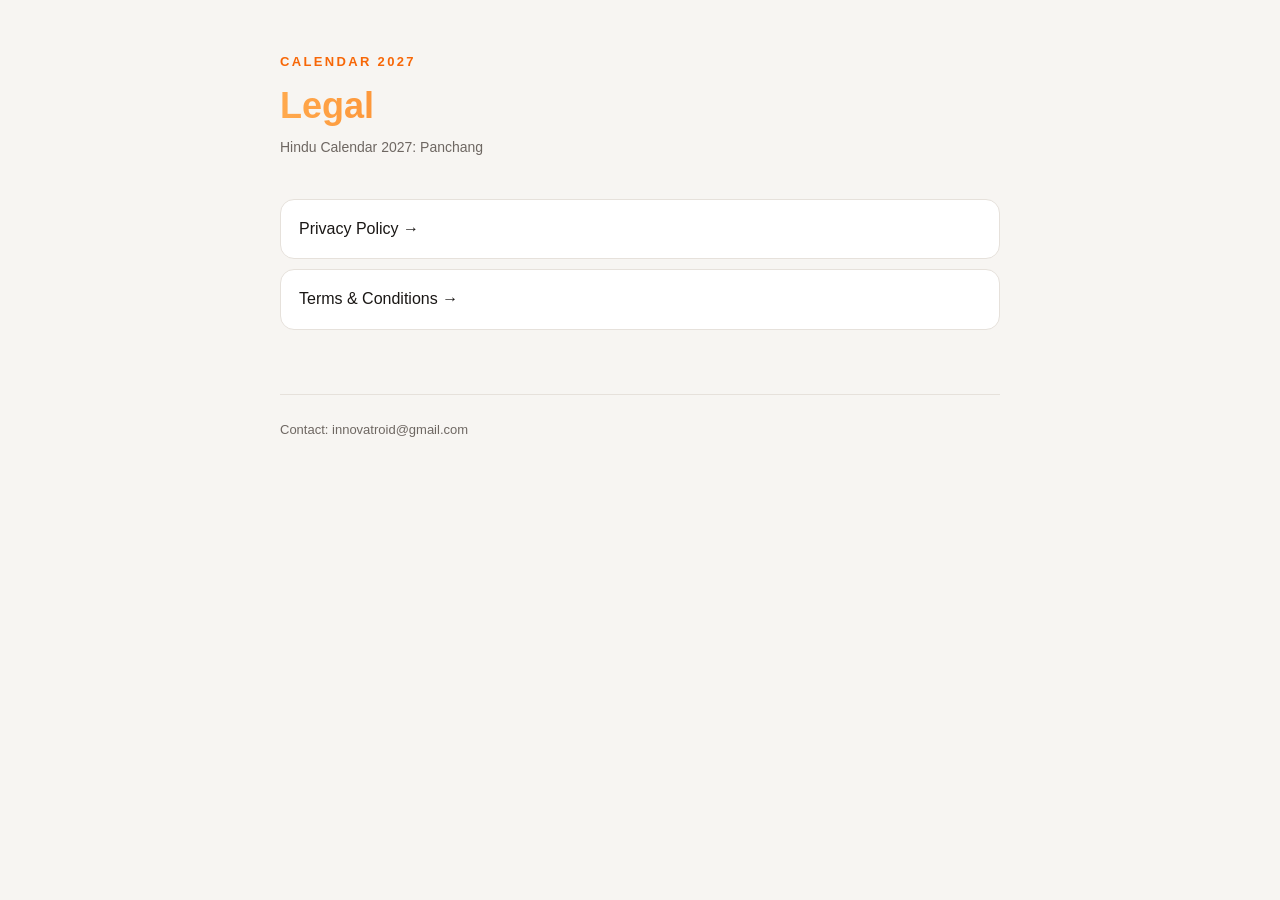
<file: index.html>
<!DOCTYPE html>
<html lang="en">
<head>
<meta charset="utf-8">
<meta name="viewport" content="width=device-width, initial-scale=1">
<title>Calendar 2027 — Legal</title>
<link rel="stylesheet" href="style.css">
</head>
<body>
<div class="wrap">
  <header>
    <div class="brand">Calendar 2027</div>
    <h1>Legal</h1>
    <div class="meta">Hindu Calendar 2027: Panchang</div>
  </header>
  <div class="links">
    <a href="privacy-policy.html">Privacy Policy →</a>
    <a href="terms-and-conditions.html">Terms &amp; Conditions →</a>
  </div>
  <footer>Contact: <a href="mailto:innovatroid@gmail.com">innovatroid@gmail.com</a></footer>
</div>
</body>
</html>
</file>
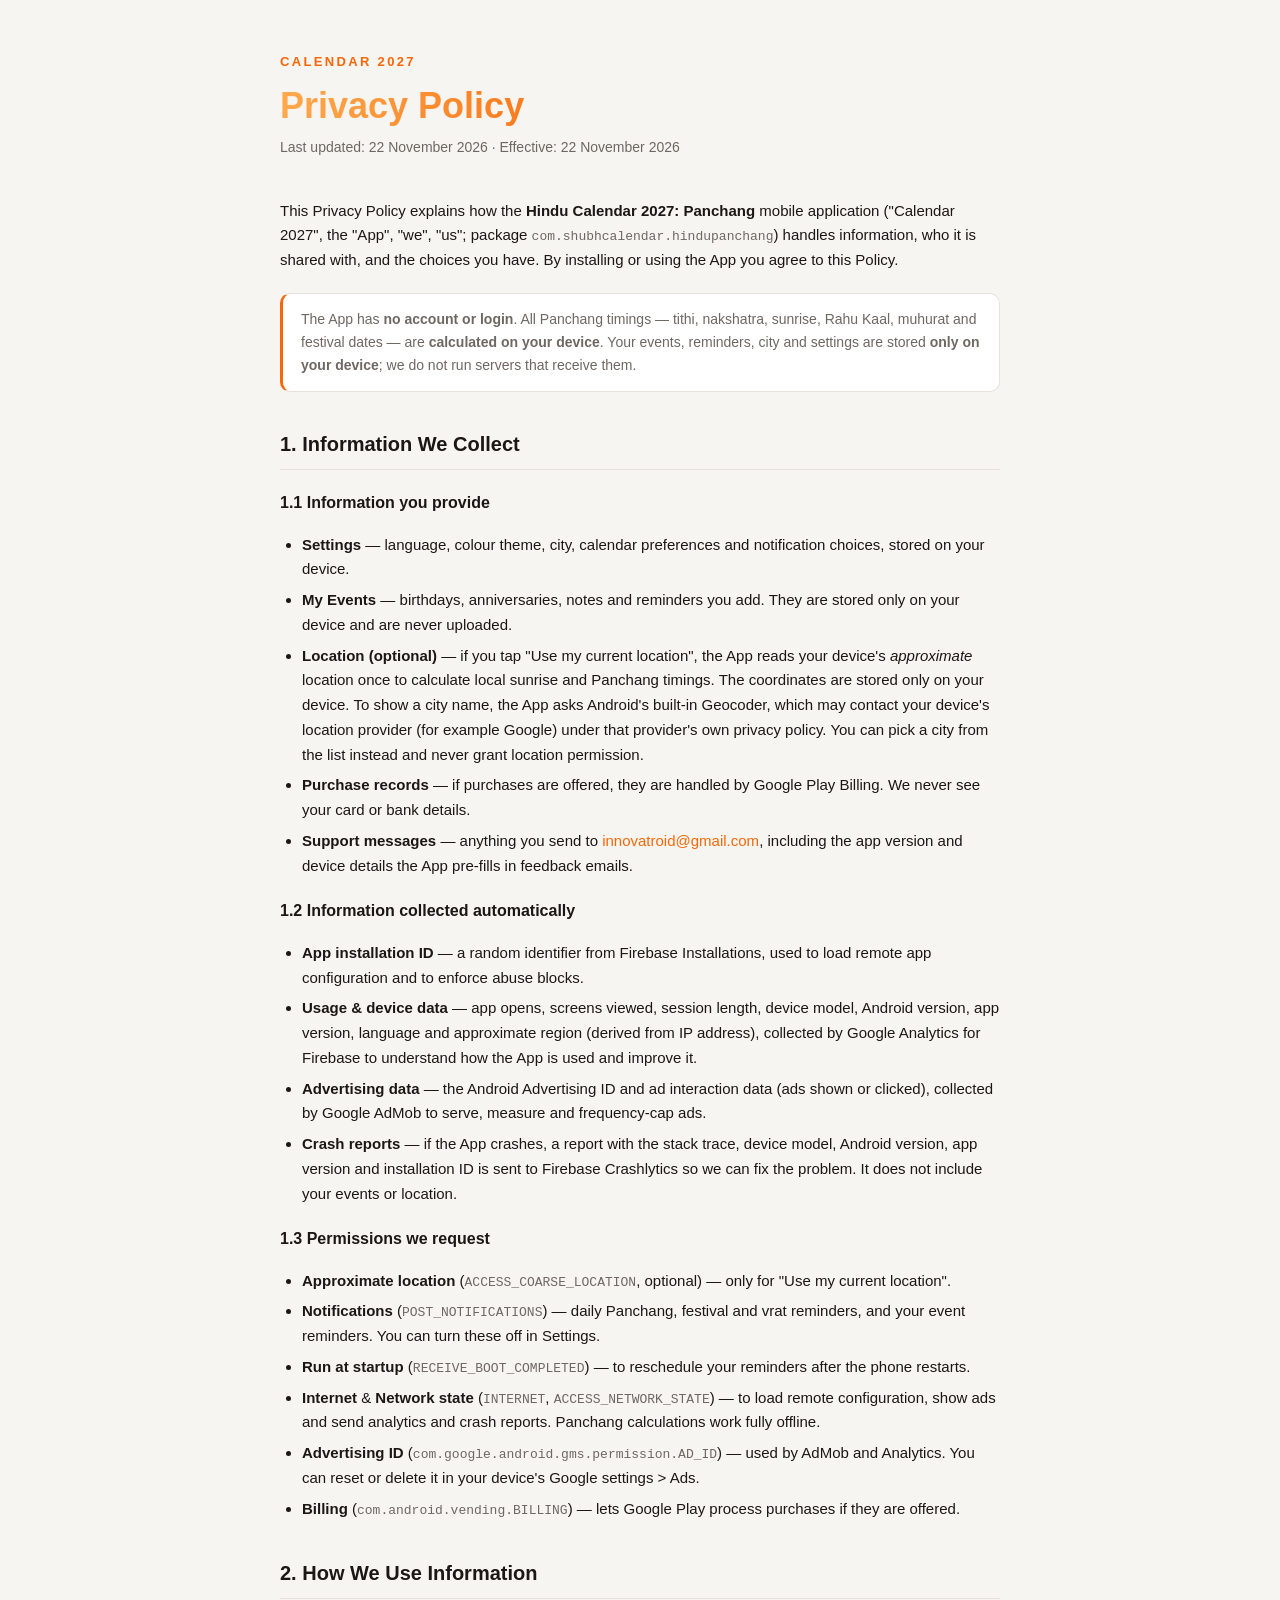
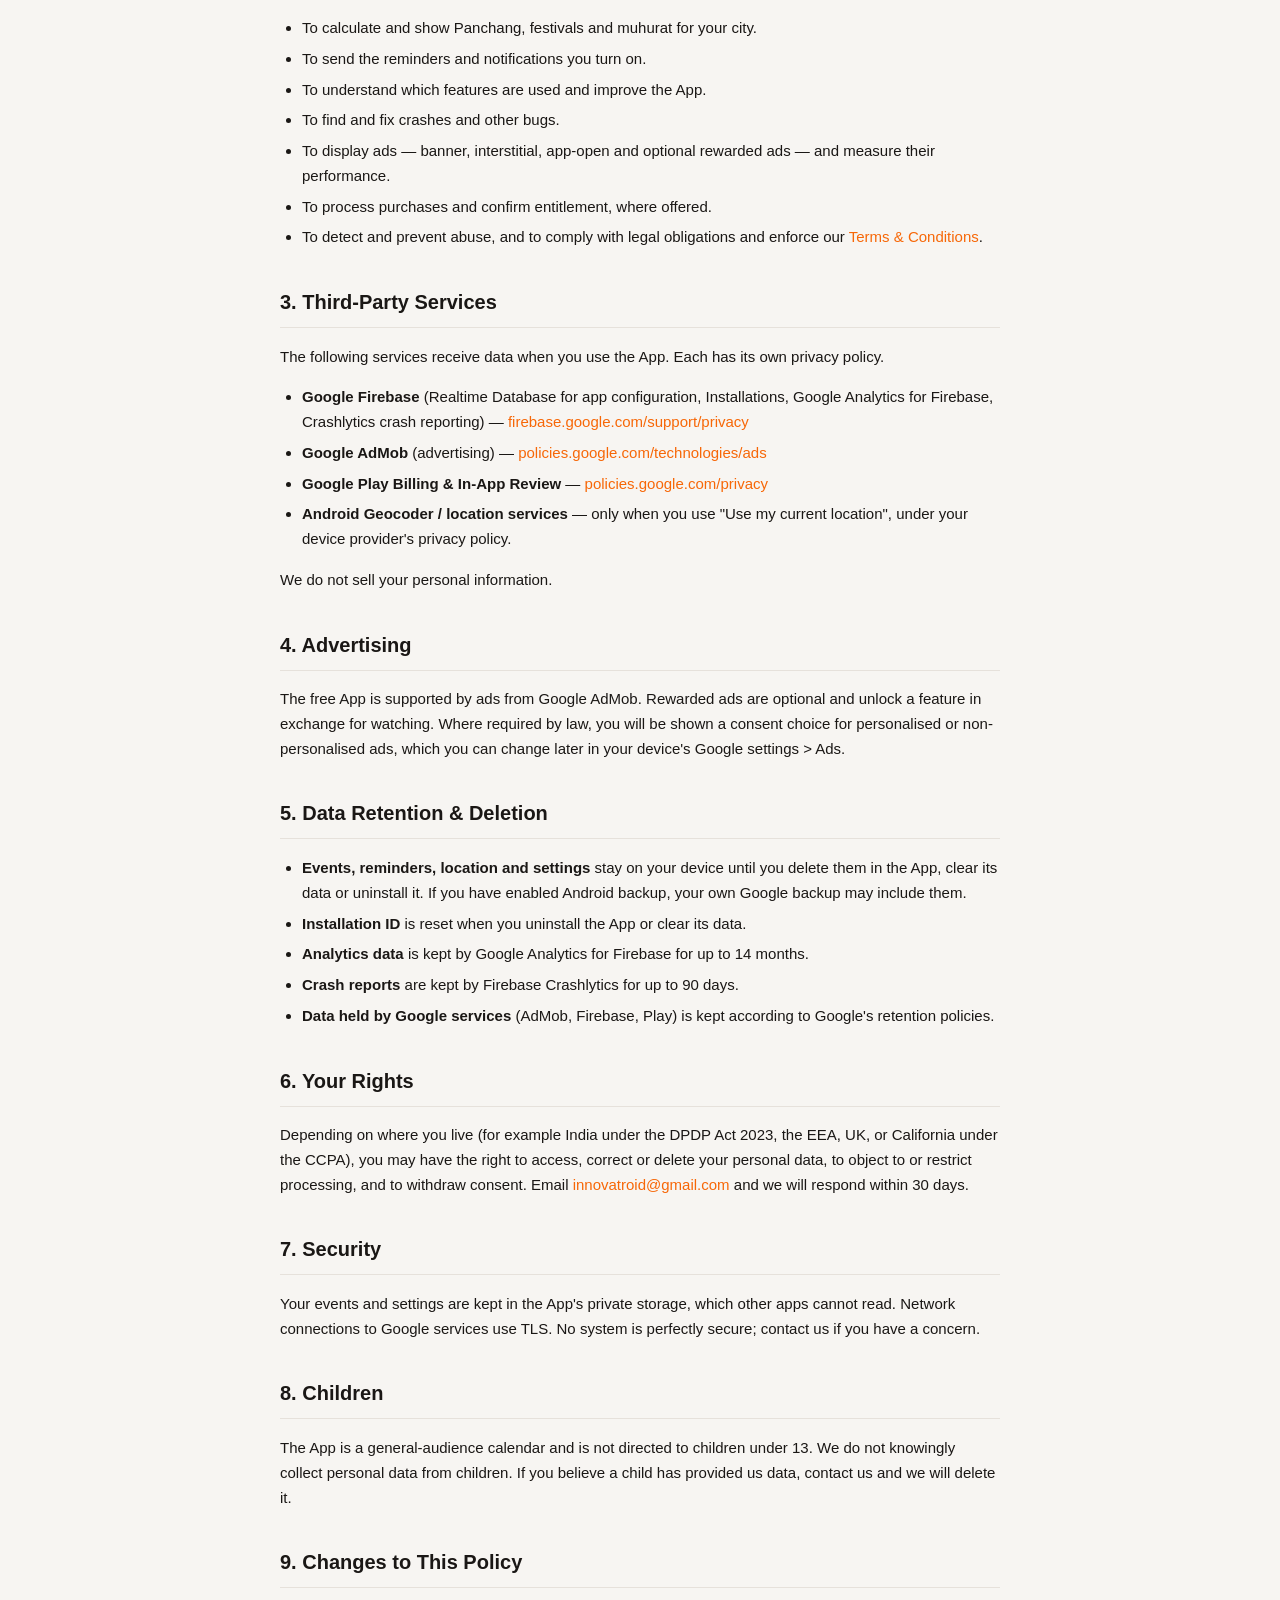
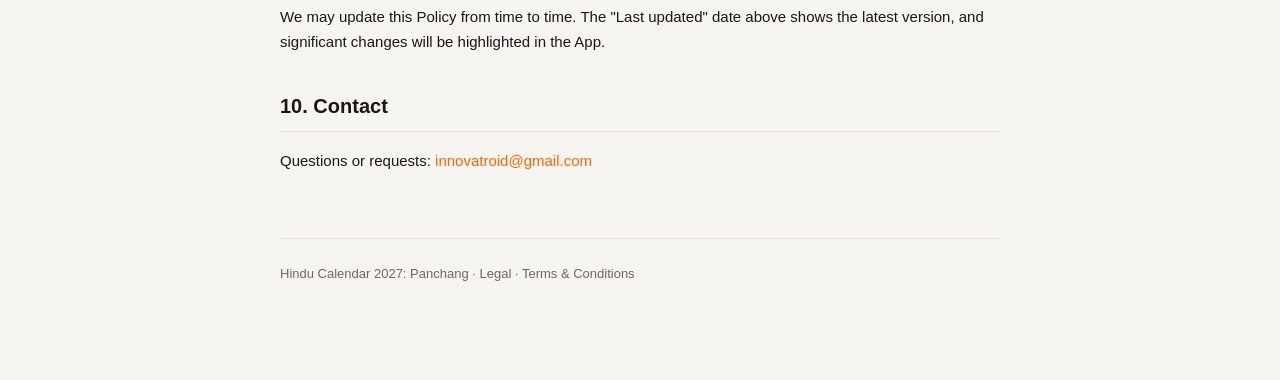
<file: privacy-policy.html>
<!DOCTYPE html>
<html lang="en">
<head>
<meta charset="utf-8">
<meta name="viewport" content="width=device-width, initial-scale=1">
<title>Privacy Policy — Calendar 2027</title>
<link rel="stylesheet" href="style.css">
</head>
<body>
<div class="wrap">
  <header>
    <div class="brand">Calendar 2027</div>
    <h1>Privacy Policy</h1>
    <div class="meta">Last updated: 22 November 2026 &middot; Effective: 22 November 2026</div>
  </header>

  <p>
    This Privacy Policy explains how the <strong>Hindu Calendar 2027: Panchang</strong> mobile
    application ("Calendar 2027", the "App", "we", "us"; package
    <code>com.shubhcalendar.hindupanchang</code>) handles information, who it is shared with, and
    the choices you have. By installing or using the App you agree to this Policy.
  </p>

  <div class="callout">
    The App has <strong>no account or login</strong>. All Panchang timings — tithi, nakshatra,
    sunrise, Rahu Kaal, muhurat and festival dates — are <strong>calculated on your device</strong>.
    Your events, reminders, city and settings are stored <strong>only on your device</strong>; we do
    not run servers that receive them.
  </div>

  <h2>1. Information We Collect</h2>

  <h3>1.1 Information you provide</h3>
  <ul>
    <li><strong>Settings</strong> — language, colour theme, city, calendar preferences and notification choices, stored on your device.</li>
    <li><strong>My Events</strong> — birthdays, anniversaries, notes and reminders you add. They are stored only on your device and are never uploaded.</li>
    <li><strong>Location (optional)</strong> — if you tap "Use my current location", the App reads your device's <em>approximate</em> location once to calculate local sunrise and Panchang timings. The coordinates are stored only on your device. To show a city name, the App asks Android's built-in Geocoder, which may contact your device's location provider (for example Google) under that provider's own privacy policy. You can pick a city from the list instead and never grant location permission.</li>
    <li><strong>Purchase records</strong> — if purchases are offered, they are handled by Google Play Billing. We never see your card or bank details.</li>
    <li><strong>Support messages</strong> — anything you send to <a href="mailto:innovatroid@gmail.com">innovatroid@gmail.com</a>, including the app version and device details the App pre-fills in feedback emails.</li>
  </ul>

  <h3>1.2 Information collected automatically</h3>
  <ul>
    <li><strong>App installation ID</strong> — a random identifier from Firebase Installations, used to load remote app configuration and to enforce abuse blocks.</li>
    <li><strong>Usage &amp; device data</strong> — app opens, screens viewed, session length, device model, Android version, app version, language and approximate region (derived from IP address), collected by Google Analytics for Firebase to understand how the App is used and improve it.</li>
    <li><strong>Advertising data</strong> — the Android Advertising ID and ad interaction data (ads shown or clicked), collected by Google AdMob to serve, measure and frequency-cap ads.</li>
    <li><strong>Crash reports</strong> — if the App crashes, a report with the stack trace, device model, Android version, app version and installation ID is sent to Firebase Crashlytics so we can fix the problem. It does not include your events or location.</li>
  </ul>

  <h3>1.3 Permissions we request</h3>
  <ul>
    <li><strong>Approximate location</strong> (<code>ACCESS_COARSE_LOCATION</code>, optional) — only for "Use my current location".</li>
    <li><strong>Notifications</strong> (<code>POST_NOTIFICATIONS</code>) — daily Panchang, festival and vrat reminders, and your event reminders. You can turn these off in Settings.</li>
    <li><strong>Run at startup</strong> (<code>RECEIVE_BOOT_COMPLETED</code>) — to reschedule your reminders after the phone restarts.</li>
    <li><strong>Internet</strong> &amp; <strong>Network state</strong> (<code>INTERNET</code>, <code>ACCESS_NETWORK_STATE</code>) — to load remote configuration, show ads and send analytics and crash reports. Panchang calculations work fully offline.</li>
    <li><strong>Advertising ID</strong> (<code>com.google.android.gms.permission.AD_ID</code>) — used by AdMob and Analytics. You can reset or delete it in your device's Google settings &gt; Ads.</li>
    <li><strong>Billing</strong> (<code>com.android.vending.BILLING</code>) — lets Google Play process purchases if they are offered.</li>
  </ul>

  <h2>2. How We Use Information</h2>
  <ul>
    <li>To calculate and show Panchang, festivals and muhurat for your city.</li>
    <li>To send the reminders and notifications you turn on.</li>
    <li>To understand which features are used and improve the App.</li>
    <li>To find and fix crashes and other bugs.</li>
    <li>To display ads — banner, interstitial, app-open and optional rewarded ads — and measure their performance.</li>
    <li>To process purchases and confirm entitlement, where offered.</li>
    <li>To detect and prevent abuse, and to comply with legal obligations and enforce our <a href="terms-and-conditions.html">Terms &amp; Conditions</a>.</li>
  </ul>

  <h2>3. Third-Party Services</h2>
  <p>The following services receive data when you use the App. Each has its own privacy policy.</p>
  <ul>
    <li><strong>Google Firebase</strong> (Realtime Database for app configuration, Installations, Google Analytics for Firebase, Crashlytics crash reporting) — <a href="https://firebase.google.com/support/privacy" target="_blank" rel="noopener">firebase.google.com/support/privacy</a></li>
    <li><strong>Google AdMob</strong> (advertising) — <a href="https://policies.google.com/technologies/ads" target="_blank" rel="noopener">policies.google.com/technologies/ads</a></li>
    <li><strong>Google Play Billing &amp; In-App Review</strong> — <a href="https://policies.google.com/privacy" target="_blank" rel="noopener">policies.google.com/privacy</a></li>
    <li><strong>Android Geocoder / location services</strong> — only when you use "Use my current location", under your device provider's privacy policy.</li>
  </ul>
  <p>We do not sell your personal information.</p>

  <h2>4. Advertising</h2>
  <p>
    The free App is supported by ads from Google AdMob. Rewarded ads are optional and unlock a
    feature in exchange for watching. Where required by law, you will be shown a consent
    choice for personalised or non-personalised ads, which you can change later in your
    device's Google settings &gt; Ads.
  </p>

  <h2>5. Data Retention &amp; Deletion</h2>
  <ul>
    <li><strong>Events, reminders, location and settings</strong> stay on your device until you delete them in the App, clear its data or uninstall it. If you have enabled Android backup, your own Google backup may include them.</li>
    <li><strong>Installation ID</strong> is reset when you uninstall the App or clear its data.</li>
    <li><strong>Analytics data</strong> is kept by Google Analytics for Firebase for up to 14 months.</li>
    <li><strong>Crash reports</strong> are kept by Firebase Crashlytics for up to 90 days.</li>
    <li><strong>Data held by Google services</strong> (AdMob, Firebase, Play) is kept according to Google's retention policies.</li>
  </ul>

  <h2>6. Your Rights</h2>
  <p>
    Depending on where you live (for example India under the DPDP Act 2023, the EEA, UK, or
    California under the CCPA), you may have the right to access, correct or delete your
    personal data, to object to or restrict processing, and to withdraw consent. Email
    <a href="mailto:innovatroid@gmail.com">innovatroid@gmail.com</a> and we will respond
    within 30 days.
  </p>

  <h2>7. Security</h2>
  <p>
    Your events and settings are kept in the App's private storage, which other apps cannot
    read. Network connections to Google services use TLS. No system is perfectly secure;
    contact us if you have a concern.
  </p>

  <h2>8. Children</h2>
  <p>
    The App is a general-audience calendar and is not directed to children under 13. We do
    not knowingly collect personal data from children. If you believe a child has provided us
    data, contact us and we will delete it.
  </p>

  <h2>9. Changes to This Policy</h2>
  <p>
    We may update this Policy from time to time. The "Last updated" date above shows the
    latest version, and significant changes will be highlighted in the App.
  </p>

  <h2>10. Contact</h2>
  <p>Questions or requests: <a href="mailto:innovatroid@gmail.com">innovatroid@gmail.com</a></p>

  <footer>
    Hindu Calendar 2027: Panchang &middot; <a href="index.html">Legal</a> &middot;
    <a href="terms-and-conditions.html">Terms &amp; Conditions</a>
  </footer>
</div>
</body>
</html>
</file>
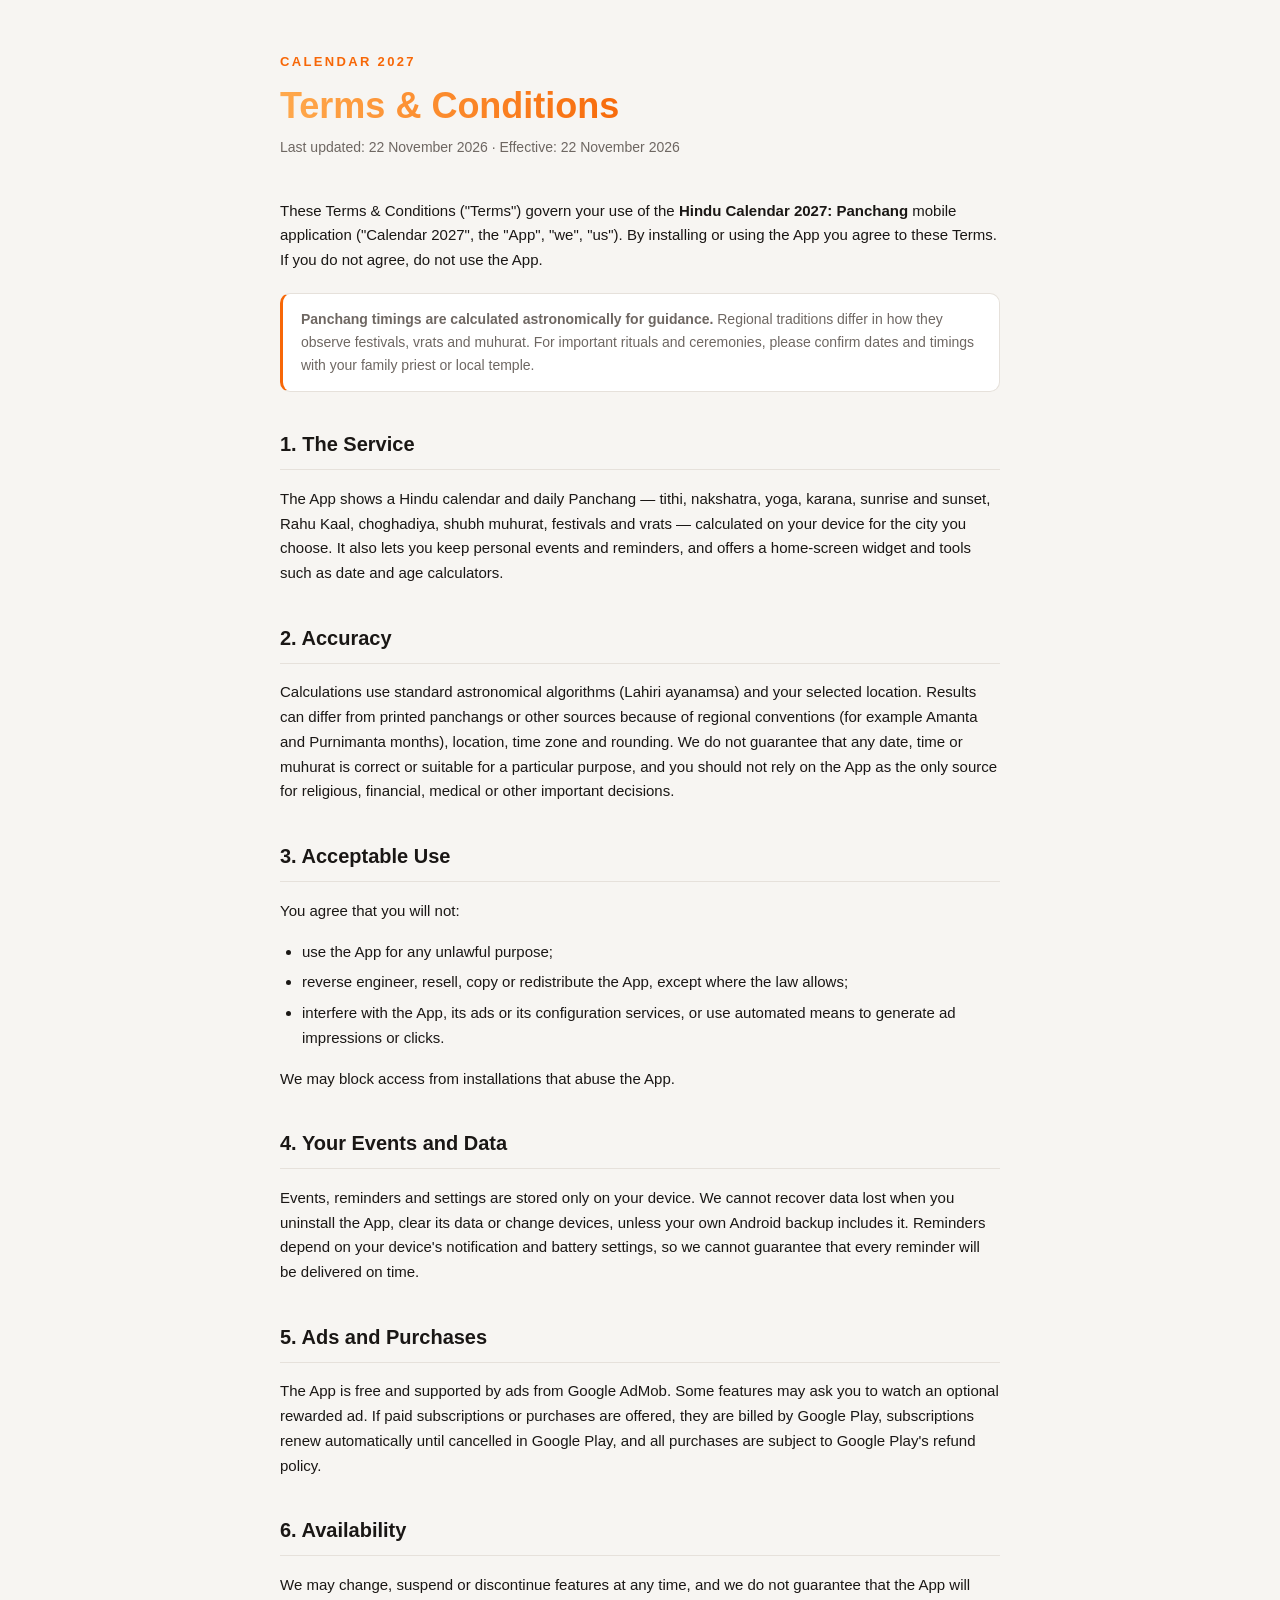
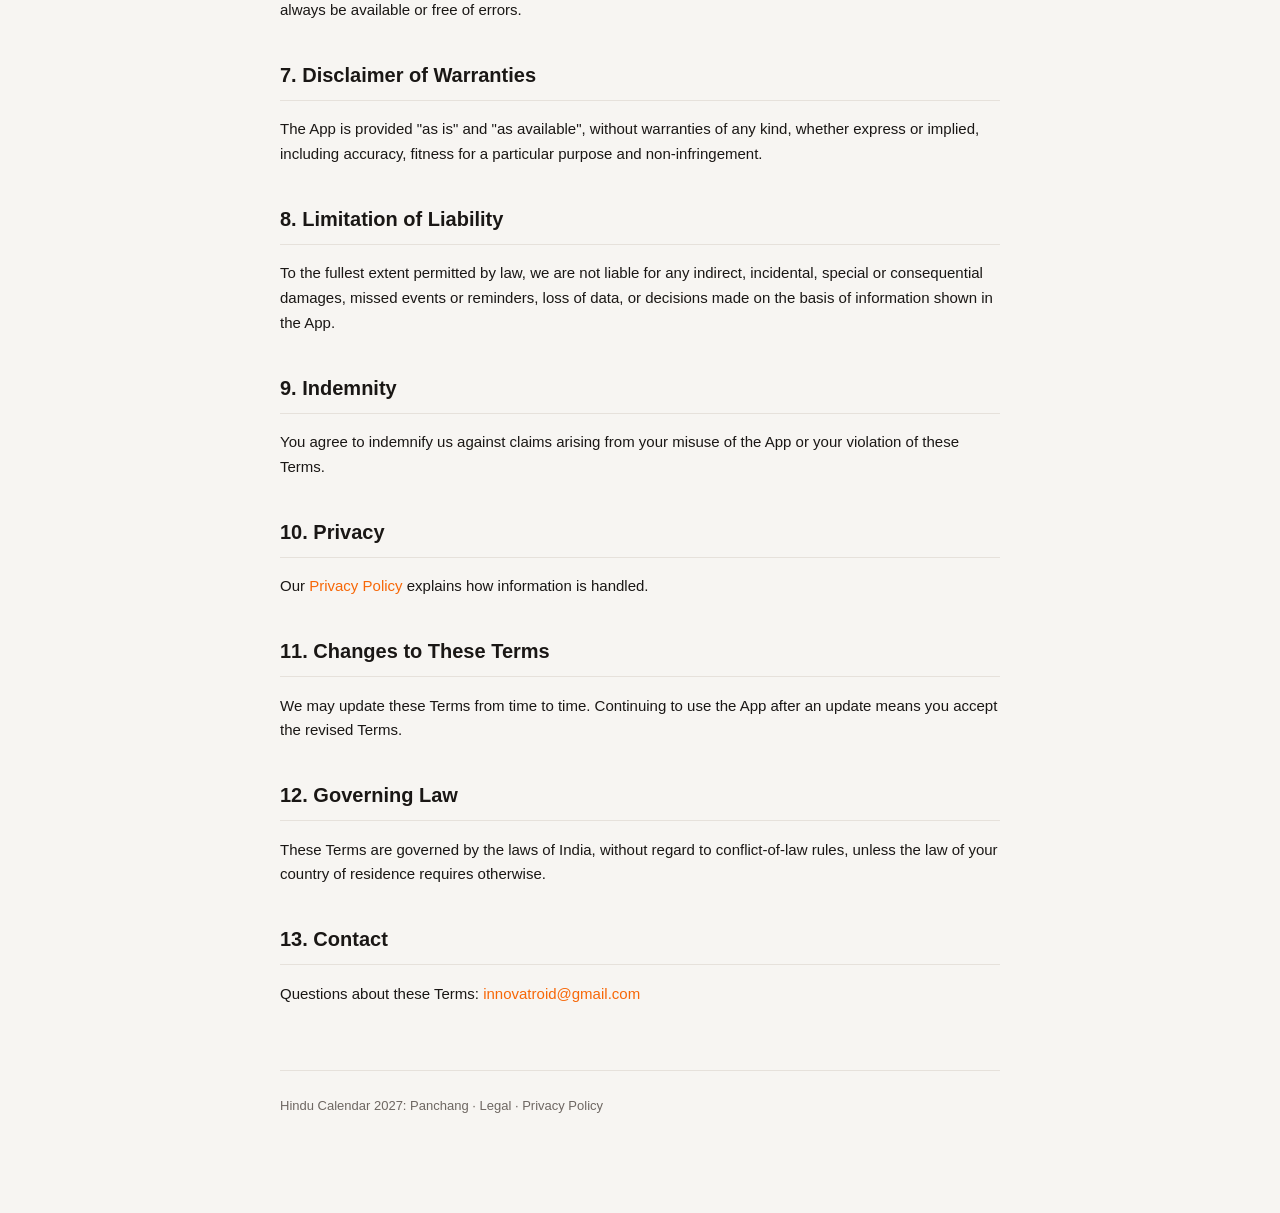
<file: terms-and-conditions.html>
<!DOCTYPE html>
<html lang="en">
<head>
<meta charset="utf-8">
<meta name="viewport" content="width=device-width, initial-scale=1">
<title>Terms &amp; Conditions — Calendar 2027</title>
<link rel="stylesheet" href="style.css">
</head>
<body>
<div class="wrap">
  <header>
    <div class="brand">Calendar 2027</div>
    <h1>Terms &amp; Conditions</h1>
    <div class="meta">Last updated: 22 November 2026 &middot; Effective: 22 November 2026</div>
  </header>

  <p>
    These Terms &amp; Conditions ("Terms") govern your use of the <strong>Hindu Calendar 2027:
    Panchang</strong> mobile application ("Calendar 2027", the "App", "we", "us"). By installing or
    using the App you agree to these Terms. If you do not agree, do not use the App.
  </p>

  <div class="callout">
    <strong>Panchang timings are calculated astronomically for guidance.</strong> Regional
    traditions differ in how they observe festivals, vrats and muhurat. For important rituals and
    ceremonies, please confirm dates and timings with your family priest or local temple.
  </div>

  <h2>1. The Service</h2>
  <p>
    The App shows a Hindu calendar and daily Panchang — tithi, nakshatra, yoga, karana, sunrise
    and sunset, Rahu Kaal, choghadiya, shubh muhurat, festivals and vrats — calculated on your
    device for the city you choose. It also lets you keep personal events and reminders, and
    offers a home-screen widget and tools such as date and age calculators.
  </p>

  <h2>2. Accuracy</h2>
  <p>
    Calculations use standard astronomical algorithms (Lahiri ayanamsa) and your selected
    location. Results can differ from printed panchangs or other sources because of regional
    conventions (for example Amanta and Purnimanta months), location, time zone and rounding.
    We do not guarantee that any date, time or muhurat is correct or suitable for a particular
    purpose, and you should not rely on the App as the only source for religious, financial,
    medical or other important decisions.
  </p>

  <h2>3. Acceptable Use</h2>
  <p>You agree that you will not:</p>
  <ul>
    <li>use the App for any unlawful purpose;</li>
    <li>reverse engineer, resell, copy or redistribute the App, except where the law allows;</li>
    <li>interfere with the App, its ads or its configuration services, or use automated means to generate ad impressions or clicks.</li>
  </ul>
  <p>We may block access from installations that abuse the App.</p>

  <h2>4. Your Events and Data</h2>
  <p>
    Events, reminders and settings are stored only on your device. We cannot recover data lost
    when you uninstall the App, clear its data or change devices, unless your own Android backup
    includes it. Reminders depend on your device's notification and battery settings, so we
    cannot guarantee that every reminder will be delivered on time.
  </p>

  <h2>5. Ads and Purchases</h2>
  <p>
    The App is free and supported by ads from Google AdMob. Some features may ask you to watch
    an optional rewarded ad. If paid subscriptions or purchases are offered, they are billed by
    Google Play, subscriptions renew automatically until cancelled in Google Play, and all
    purchases are subject to Google Play's refund policy.
  </p>

  <h2>6. Availability</h2>
  <p>
    We may change, suspend or discontinue features at any time, and we do not guarantee that the
    App will always be available or free of errors.
  </p>

  <h2>7. Disclaimer of Warranties</h2>
  <p>
    The App is provided "as is" and "as available", without warranties of any kind, whether
    express or implied, including accuracy, fitness for a particular purpose and non-infringement.
  </p>

  <h2>8. Limitation of Liability</h2>
  <p>
    To the fullest extent permitted by law, we are not liable for any indirect, incidental,
    special or consequential damages, missed events or reminders, loss of data, or decisions made
    on the basis of information shown in the App.
  </p>

  <h2>9. Indemnity</h2>
  <p>
    You agree to indemnify us against claims arising from your misuse of the App or your
    violation of these Terms.
  </p>

  <h2>10. Privacy</h2>
  <p>Our <a href="privacy-policy.html">Privacy Policy</a> explains how information is handled.</p>

  <h2>11. Changes to These Terms</h2>
  <p>
    We may update these Terms from time to time. Continuing to use the App after an update means
    you accept the revised Terms.
  </p>

  <h2>12. Governing Law</h2>
  <p>
    These Terms are governed by the laws of India, without regard to conflict-of-law rules,
    unless the law of your country of residence requires otherwise.
  </p>

  <h2>13. Contact</h2>
  <p>Questions about these Terms: <a href="mailto:innovatroid@gmail.com">innovatroid@gmail.com</a></p>

  <footer>
    Hindu Calendar 2027: Panchang &middot; <a href="index.html">Legal</a> &middot;
    <a href="privacy-policy.html">Privacy Policy</a>
  </footer>
</div>
</body>
</html>
</file>
<file: style.css>
:root {
  --bg: #f7f5f2;
  --card: #ffffff;
  --text: #1a1715;
  --muted: #6e6762;
  --saffron: #f76707;
  --rose: #c2255c;
  --gold: #ffa94d;
  --border: #e6e1db;
  color-scheme: light dark;
}
@media (prefers-color-scheme: dark) {
  :root {
    --bg: #0d0c11;
    --card: #16151c;
    --text: #f1eeea;
    --muted: #a9a3a0;
    --saffron: #ff922b;
    --rose: #ff8fab;
    --border: #2a2831;
  }
}
* { box-sizing: border-box; }
body {
  margin: 0;
  font-family: -apple-system, BlinkMacSystemFont, "Segoe UI", Roboto, "Noto Sans", sans-serif;
  background: var(--bg);
  color: var(--text);
  line-height: 1.65;
  -webkit-font-smoothing: antialiased;
}
.wrap { max-width: 760px; margin: 0 auto; padding: 48px 20px 96px; }
header { margin-bottom: 40px; }
.brand {
  display: inline-block;
  font-size: 13px;
  font-weight: 700;
  letter-spacing: 0.18em;
  text-transform: uppercase;
  color: var(--saffron);
  margin-bottom: 12px;
}
h1 {
  font-size: 36px;
  line-height: 1.2;
  margin: 0 0 8px;
  background: linear-gradient(90deg, var(--gold), var(--saffron), var(--rose));
  -webkit-background-clip: text;
  background-clip: text;
  color: transparent;
}
.meta { color: var(--muted); font-size: 14px; }
h2 {
  margin-top: 36px;
  font-size: 20px;
  border-bottom: 1px solid var(--border);
  padding-bottom: 8px;
}
h3 { margin-top: 20px; font-size: 16px; }
p, li { font-size: 15px; }
ul { padding-left: 22px; }
li { margin-bottom: 6px; }
code { font-size: 13px; color: var(--muted); overflow-wrap: anywhere; }
a { color: var(--saffron); text-decoration: none; overflow-wrap: anywhere; }
a:hover { text-decoration: underline; }
.callout {
  background: var(--card);
  border: 1px solid var(--border);
  border-left: 3px solid var(--saffron);
  padding: 14px 18px;
  border-radius: 10px;
  margin: 20px 0;
  font-size: 14px;
  color: var(--muted);
}
.links a {
  display: block;
  color: var(--text);
  padding: 16px 18px;
  margin: 10px 0;
  border: 1px solid var(--border);
  border-radius: 14px;
  background: var(--card);
}
.links a:hover { border-color: var(--saffron); text-decoration: none; }
footer {
  margin-top: 64px;
  padding-top: 24px;
  border-top: 1px solid var(--border);
  color: var(--muted);
  font-size: 13px;
}
footer a { color: var(--muted); }
</file>
